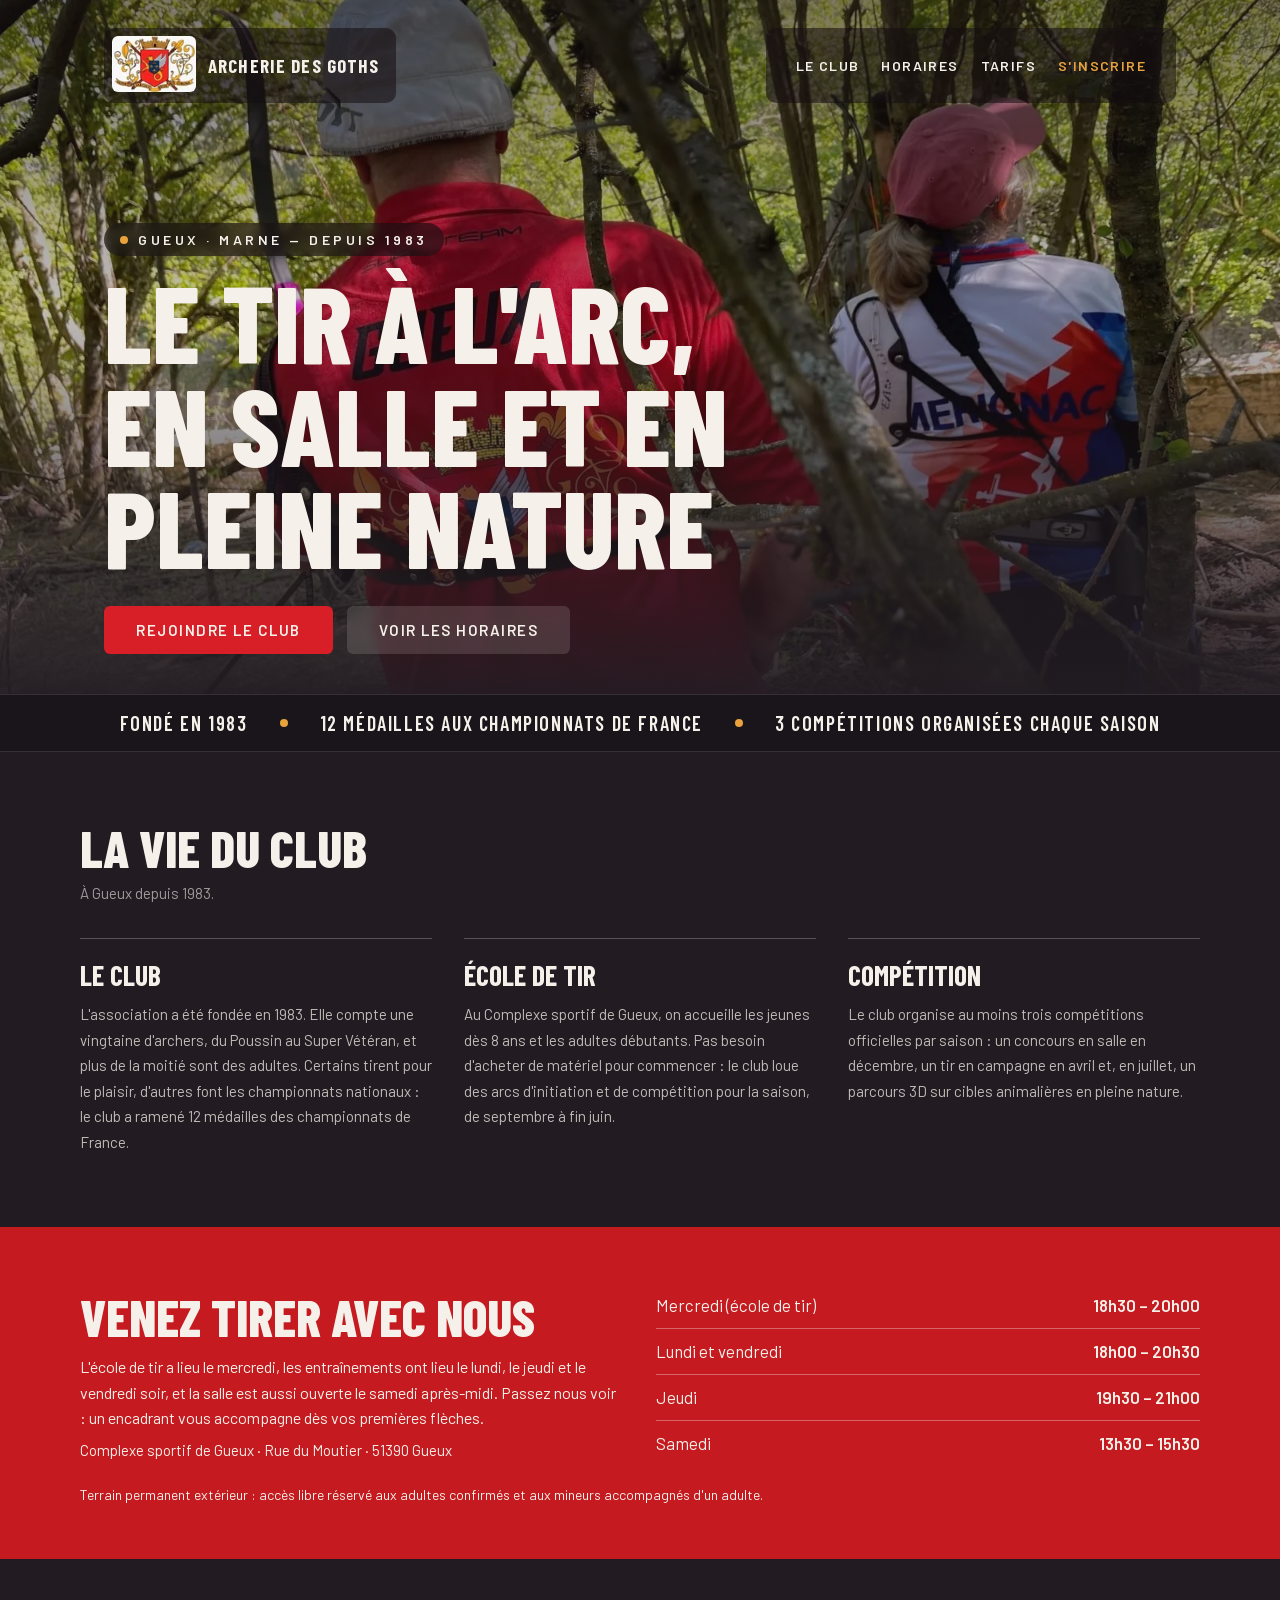
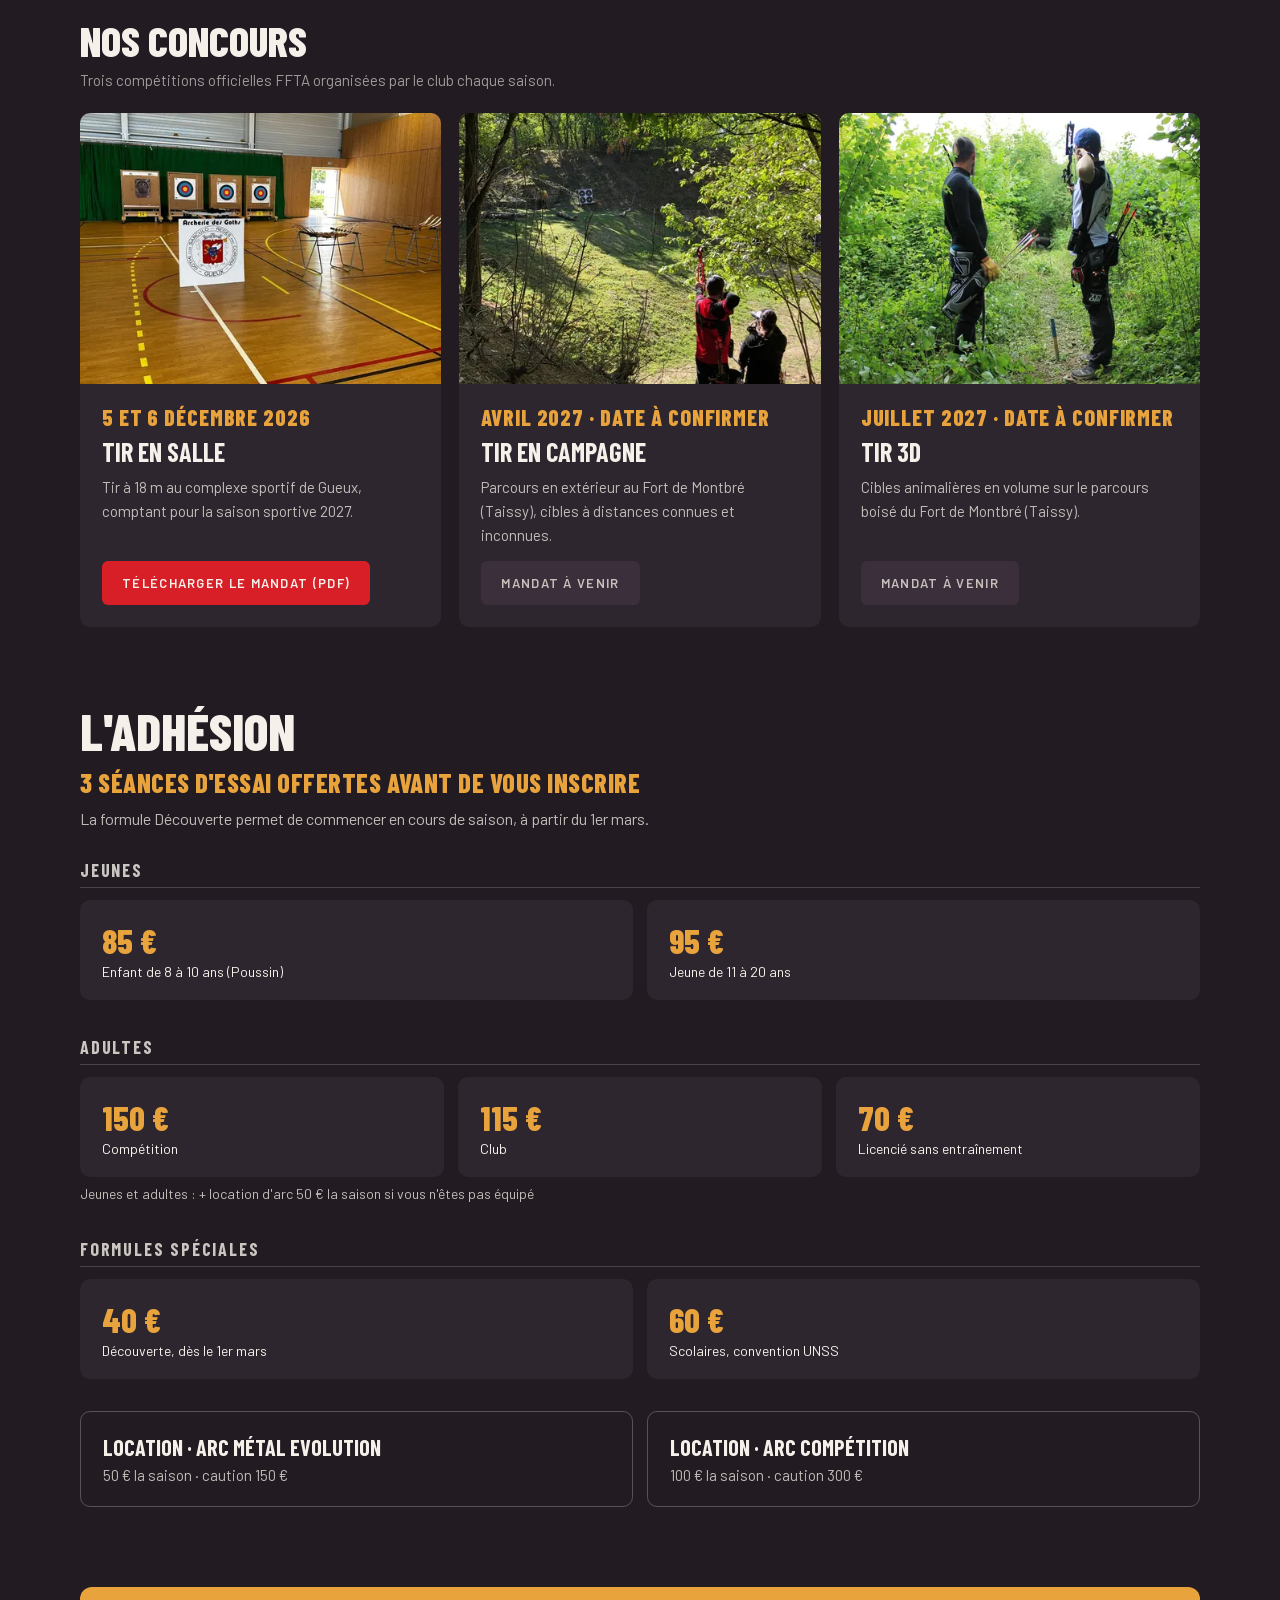
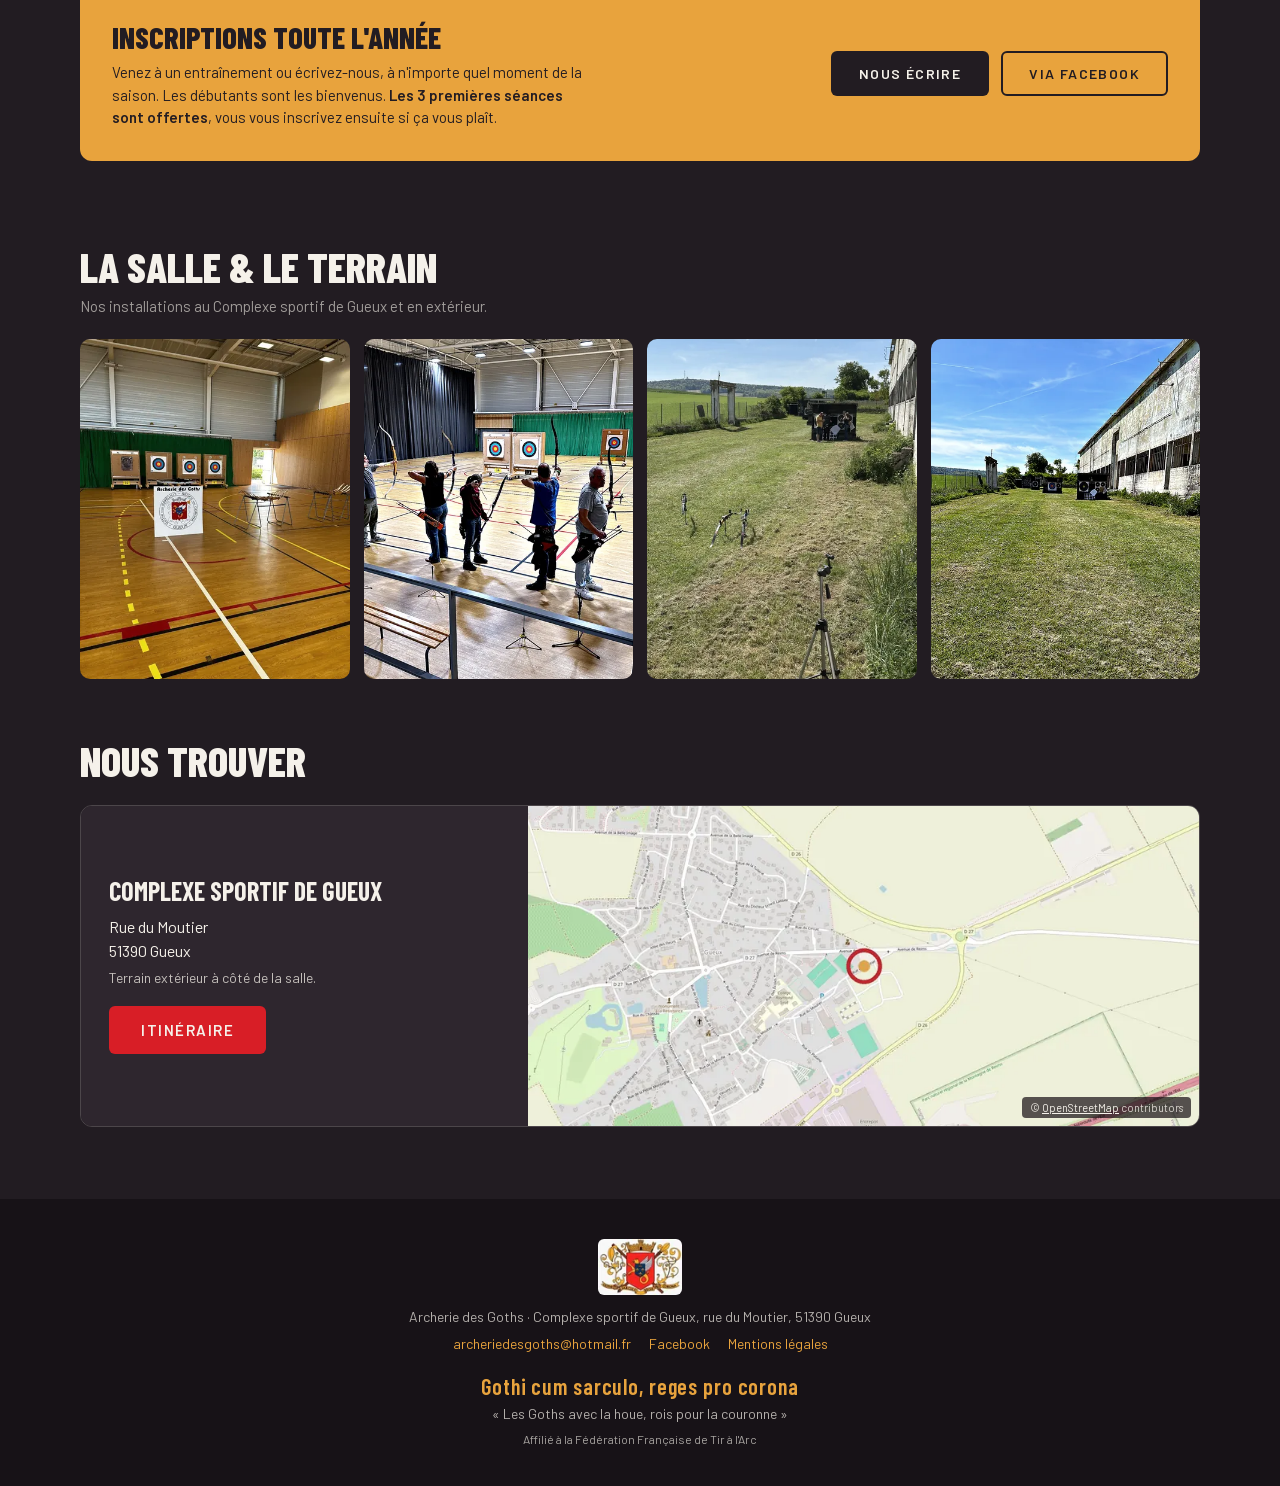
<file: index.html>
<!DOCTYPE html>
<html lang="fr">
<head>
<meta charset="utf-8">
<meta name="viewport" content="width=device-width, initial-scale=1">
<title>Archerie des Goths — Tir à l'arc à Gueux (Marne)</title>
<meta name="description" content="Club de tir à l'arc fondé en 1983 à Gueux (Marne) : école de tir dès 8 ans, compétition, tir en salle, en campagne et parcours 3D. Inscriptions toute l'année, 3 séances d'essai offertes.">
<link rel="canonical" href="https://archeriedesgoths.fr/">
<meta name="theme-color" content="#221c22">
<meta property="og:type" content="website">
<meta property="og:locale" content="fr_FR">
<meta property="og:site_name" content="Archerie des Goths">
<meta property="og:title" content="Archerie des Goths — Tir à l'arc à Gueux (Marne)">
<meta property="og:description" content="Club de tir à l'arc fondé en 1983 à Gueux (Marne) : école de tir, compétition, tir en salle, en campagne et parcours 3D. Inscriptions toute l'année, 3 séances d'essai offertes.">
<meta property="og:url" content="https://archeriedesgoths.fr/">
<meta property="og:image" content="https://archeriedesgoths.fr/assets/img/og-image.jpg">
<meta property="og:image:width" content="1200">
<meta property="og:image:height" content="630">
<meta property="og:image:alt" content="Archers en pleine nature, Archerie des Goths à Gueux">
<meta name="twitter:card" content="summary_large_image">
<meta name="twitter:title" content="Archerie des Goths — Tir à l'arc à Gueux (Marne)">
<meta name="twitter:description" content="Club de tir à l'arc à Gueux (Marne) : école de tir, compétition, salle et nature. 3 séances d'essai offertes.">
<meta name="twitter:image" content="https://archeriedesgoths.fr/assets/img/og-image.jpg">
<link rel="icon" type="image/png" href="favicon.png">
<link rel="apple-touch-icon" href="apple-touch-icon.png">
<link rel="stylesheet" href="css/style.css">
<script src="js/sticky.js" defer></script>
<script type="application/ld+json">
{
  "@context": "https://schema.org",
  "@type": "SportsClub",
  "name": "Archerie des Goths",
  "alternateName": "Archerie des Goths — Tir à l'arc à Gueux",
  "description": "Club de tir à l'arc fondé en 1983 à Gueux (Marne), affilié à la Fédération Française de Tir à l'Arc : école de tir le mercredi, entraînements compétiteurs, tir en salle, tir en campagne et parcours 3D en pleine nature.",
  "url": "https://archeriedesgoths.fr/",
  "logo": "https://archeriedesgoths.fr/assets/img/blason.jpg",
  "image": "https://archeriedesgoths.fr/assets/img/og-image.jpg",
  "email": "archeriedesgoths@hotmail.fr",
  "foundingDate": "1983",
  "sport": "Tir à l'arc",
  "sameAs": ["https://www.facebook.com/profile.php?id=61589175140767"],
  "address": {
    "@type": "PostalAddress",
    "name": "Complexe sportif de Gueux",
    "streetAddress": "Rue du Moutier",
    "postalCode": "51390",
    "addressLocality": "Gueux",
    "addressRegion": "Marne",
    "addressCountry": "FR"
  },
  "areaServed": ["Gueux", "Reims", "Marne"],
  "memberOf": {
    "@type": "SportsOrganization",
    "name": "Fédération Française de Tir à l'Arc"
  },
  "openingHoursSpecification": [
    { "@type": "OpeningHoursSpecification", "dayOfWeek": "Wednesday", "opens": "18:30", "closes": "20:00", "description": "École de tir" },
    { "@type": "OpeningHoursSpecification", "dayOfWeek": ["Monday", "Friday"], "opens": "18:00", "closes": "20:30" },
    { "@type": "OpeningHoursSpecification", "dayOfWeek": "Thursday", "opens": "19:30", "closes": "21:00" },
    { "@type": "OpeningHoursSpecification", "dayOfWeek": "Saturday", "opens": "13:30", "closes": "15:30" }
  ]
}
</script>
</head>
<body>
<a href="#main" class="skip-link">Aller au contenu</a>
<div class="topbar-sticky">
  <a href="#top" class="topbar-sticky-brand" aria-label="Archerie des Goths, retour en haut de page">
    <picture><source type="image/webp" srcset="assets/img/blason-96.webp 96w, assets/img/blason-168.webp 168w" sizes="48px"><img src="assets/img/blason.jpg" alt="" width="276" height="185"></picture>
    <span>Archerie des Goths</span>
  </a>
  <a href="#inscription" class="btn-primary btn-sm">Rejoindre le club</a>
</div>
<div class="page">
  <header class="hero" id="top">
    <div class="hero-bg">
      <picture>
        <source type="image/webp" srcset="assets/img/hero-1000.webp 1000w, assets/img/hero-1600.webp 1600w" sizes="100vw">
        <img src="assets/img/hero.jpg" alt="" width="1600" height="1200" fetchpriority="high">
      </picture>
      <div class="hero-overlay"></div>
    </div>
    <div class="topbar">
      <div class="brand">
        <picture><source type="image/webp" srcset="assets/img/blason-96.webp 96w, assets/img/blason-168.webp 168w" sizes="84px"><img src="assets/img/blason.jpg" alt="Blason de l'Archerie des Goths" width="276" height="185"></picture>
        <strong>Archerie des Goths</strong>
      </div>
      <nav class="nav" aria-label="Navigation principale">
        <ul class="nav-list">
          <li><a href="#club" class="nav-link">Le club</a></li>
          <li><a href="#horaires" class="nav-link">Horaires</a></li>
          <li><a href="#tarifs" class="nav-link">Tarifs</a></li>
          <li><a href="#inscription" class="nav-cta">S'inscrire</a></li>
        </ul>
      </nav>
    </div>
    <div class="hero-content">
      <div class="eyebrow"><span class="eyebrow-dot"></span>Gueux · Marne — depuis 1983</div>
      <h1 class="hero-title">Le tir à l'arc, en salle et en pleine nature</h1>
      <div class="hero-actions">
        <a href="#inscription" class="btn-primary">Rejoindre le club</a>
        <a href="#horaires" class="btn-ghost">Voir les horaires</a>
      </div>
    </div>
  </header>
  <main id="main">
    <div class="strip-wrap">
      <ul class="strip" aria-label="Chiffres clés du club">
        <li>Fondé en 1983</li>
        <li>12 médailles aux championnats de France</li>
        <li>3 compétitions organisées chaque saison</li>
      </ul>
    </div>
    <section id="club" class="club" aria-labelledby="club-title">
      <h2 class="section-title" id="club-title">La vie du club</h2>
      <p class="section-subtitle">À Gueux depuis 1983.</p>
      <div class="club-grid">
        <div class="club-item">
          <h3 class="club-item-title">Le club</h3>
          <p>L'association a été fondée en 1983. Elle compte une vingtaine d'archers, du Poussin au Super Vétéran, et plus de la moitié sont des adultes. Certains tirent pour le plaisir, d'autres font les championnats nationaux : le club a ramené 12 médailles des championnats de France.</p>
        </div>
        <div class="club-item">
          <h3 class="club-item-title">École de tir</h3>
          <p>Au Complexe sportif de Gueux, on accueille les jeunes dès 8 ans et les adultes débutants. Pas besoin d'acheter de matériel pour commencer : le club loue des arcs d'initiation et de compétition pour la saison, de septembre à fin juin.</p>
        </div>
        <div class="club-item">
          <h3 class="club-item-title">Compétition</h3>
          <p>Le club organise au moins trois compétitions officielles par saison : un concours en salle en décembre, un tir en campagne en avril et, en juillet, un parcours 3D sur cibles animalières en pleine nature.</p>
        </div>
      </div>
    </section>
    <section id="horaires" class="horaires" aria-labelledby="horaires-title">
      <div class="horaires-grid">
        <div>
          <h2 class="horaires-title" id="horaires-title">Venez tirer avec nous</h2>
          <p class="horaires-intro">L'école de tir a lieu le mercredi, les entraînements ont lieu le lundi, le jeudi et le vendredi soir, et la salle est aussi ouverte le samedi après-midi. Passez nous voir : un encadrant vous accompagne dès vos premières flèches.</p>
          <p class="horaires-address">Complexe sportif de Gueux · Rue du Moutier · 51390 Gueux</p>
        </div>
        <div class="horaires-list">
          <div class="horaires-row"><span>Mercredi (école de tir)</span><strong>18h30 – 20h00</strong></div>
          <div class="horaires-row"><span>Lundi et vendredi</span><strong>18h00 – 20h30</strong></div>
          <div class="horaires-row"><span>Jeudi</span><strong>19h30 – 21h00</strong></div>
          <div class="horaires-row"><span>Samedi</span><strong>13h30 – 15h30</strong></div>
        </div>
      </div>
      <p class="horaires-note">Terrain permanent extérieur : accès libre réservé aux adultes confirmés et aux mineurs accompagnés d'un adulte.</p>
    </section>
    <section id="concours" class="concours" aria-labelledby="concours-title">
      <h2 class="section-title-sm" id="concours-title">Nos concours</h2>
      <p class="concours-subtitle">Trois compétitions officielles FFTA organisées par le club chaque saison.</p>
      <!-- Mandat publié : remplacer le <span class="btn-disabled"> par
           <a href="assets/docs/mandat-xxx.pdf" class="btn-primary btn-sm" download>Télécharger le mandat (PDF)</a> -->
      <ul class="concours-grid">
        <li class="concours-card">
          <picture><source type="image/webp" srcset="assets/img/salle-450.webp 450w, assets/img/salle-900.webp 900w" sizes="(max-width: 640px) 100vw, 360px"><img src="assets/img/salle.jpg" alt="" width="1200" height="1600" loading="lazy"></picture>
          <div class="concours-body">
            <p class="concours-date">5 et 6 décembre 2026</p>
            <h3 class="concours-name">Tir en salle</h3>
            <p class="concours-desc">Tir à 18 m au complexe sportif de Gueux, comptant pour la saison sportive 2027.</p>
            <a href="assets/docs/mandat-salle-2026.pdf" class="btn-primary btn-sm" download>Télécharger le mandat (PDF)</a>
          </div>
        </li>
        <li class="concours-card">
          <picture><source type="image/webp" srcset="assets/img/parcours-nature-450.webp 450w, assets/img/parcours-nature-900.webp 900w" sizes="(max-width: 640px) 100vw, 360px"><img src="assets/img/parcours-nature.jpg" alt="" width="1200" height="1600" loading="lazy"></picture>
          <div class="concours-body">
            <p class="concours-date">Avril 2027 · date à confirmer</p>
            <h3 class="concours-name">Tir en campagne</h3>
            <p class="concours-desc">Parcours en extérieur au Fort de Montbré (Taissy), cibles à distances connues et inconnues.</p>
            <span class="btn-disabled btn-sm">Mandat à venir</span>
          </div>
        </li>
        <li class="concours-card">
          <picture><source type="image/webp" srcset="assets/img/concours-3d-450.webp 450w, assets/img/concours-3d-900.webp 900w" sizes="(max-width: 640px) 100vw, 360px"><img src="assets/img/concours-3d.jpg" alt="" style="object-position: 50% 40%" width="1200" height="1600" loading="lazy"></picture>
          <div class="concours-body">
            <p class="concours-date">Juillet 2027 · date à confirmer</p>
            <h3 class="concours-name">Tir 3D</h3>
            <p class="concours-desc">Cibles animalières en volume sur le parcours boisé du Fort de Montbré (Taissy).</p>
            <span class="btn-disabled btn-sm">Mandat à venir</span>
          </div>
        </li>
      </ul>
    </section>
    <section id="tarifs" class="tarifs" aria-labelledby="tarifs-title">
      <h2 class="section-title" id="tarifs-title">L'adhésion</h2>
      <p class="tarifs-lead">3 séances d'essai offertes avant de vous inscrire</p>
      <p class="tarifs-intro">La formule Découverte permet de commencer en cours de saison, à partir du 1er mars.</p>
      <div class="tarifs-group">
        <h3 class="tarifs-group-title">Jeunes</h3>
        <ul class="tarifs-grid">
          <li class="tarif"><div class="tarif-price">85 €</div><div class="tarif-label">Enfant de 8 à 10 ans (Poussin)</div></li>
          <li class="tarif"><div class="tarif-price">95 €</div><div class="tarif-label">Jeune de 11 à 20 ans</div></li>
        </ul>
      </div>
      <div class="tarifs-group">
        <h3 class="tarifs-group-title">Adultes</h3>
        <ul class="tarifs-grid">
          <li class="tarif"><div class="tarif-price">150 €</div><div class="tarif-label">Compétition</div></li>
          <li class="tarif"><div class="tarif-price">115 €</div><div class="tarif-label">Club</div></li>
          <li class="tarif"><div class="tarif-price">70 €</div><div class="tarif-label">Licencié sans entraînement</div></li>
        </ul>
        <p class="tarifs-group-note">Jeunes et adultes : + location d'arc 50 € la saison si vous n'êtes pas équipé</p>
      </div>
      <div class="tarifs-group">
        <h3 class="tarifs-group-title">Formules spéciales</h3>
        <ul class="tarifs-grid">
          <li class="tarif"><div class="tarif-price">40 €</div><div class="tarif-label">Découverte, dès le 1er mars</div></li>
          <li class="tarif"><div class="tarif-price">60 €</div><div class="tarif-label">Scolaires, convention UNSS</div></li>
        </ul>
      </div>
      <div class="location-grid">
        <div class="location"><h3 class="location-title">Location · Arc métal Evolution</h3><div class="location-detail">50 € la saison · caution 150 €</div></div>
        <div class="location"><h3 class="location-title">Location · Arc compétition</h3><div class="location-detail">100 € la saison · caution 300 €</div></div>
      </div>
    </section>
    <section id="inscription" class="inscription" aria-labelledby="inscription-title">
      <div class="inscription-card">
        <div>
          <h2 class="inscription-title" id="inscription-title">Inscriptions toute l'année</h2>
          <p>Venez à un entraînement ou écrivez-nous, à n'importe quel moment de la saison. Les débutants sont les bienvenus. <strong>Les 3 premières séances sont offertes</strong>, vous vous inscrivez ensuite si ça vous plaît.</p>
        </div>
        <div class="inscription-actions">
          <a href="mailto:archeriedesgoths@hotmail.fr" class="btn-dark">Nous écrire</a>
          <a href="https://www.facebook.com/profile.php?id=61589175140767" class="btn-ghost-dark" target="_blank" rel="noopener">Via Facebook<span class="sr-only"> (ouvre un nouvel onglet)</span></a>
        </div>
      </div>
    </section>
    <section id="galerie" class="galerie" aria-labelledby="galerie-title">
      <h2 class="section-title-sm" id="galerie-title">La salle &amp; le terrain</h2>
      <p class="galerie-subtitle">Nos installations au Complexe sportif de Gueux et en extérieur.</p>
      <div class="galerie-grid">
        <div class="galerie-item"><picture><source type="image/webp" srcset="assets/img/salle-450.webp 450w, assets/img/salle-900.webp 900w" sizes="(max-width: 640px) 50vw, (max-width: 1120px) 33vw, 260px"><img src="assets/img/salle.jpg" alt="la salle" width="1200" height="1600" loading="lazy"></picture></div>
        <div class="galerie-item"><picture><source type="image/webp" srcset="assets/img/salle-tir-450.webp 450w, assets/img/salle-tir-900.webp 900w" sizes="(max-width: 640px) 50vw, (max-width: 1120px) 33vw, 260px"><img src="assets/img/salle-tir.jpg" alt="des archers au pas de tir dans la salle" width="1200" height="1600" loading="lazy"></picture></div>
        <div class="galerie-item"><picture><source type="image/webp" srcset="assets/img/terrain-450.webp 450w, assets/img/terrain-900.webp 900w" sizes="(max-width: 640px) 50vw, (max-width: 1120px) 33vw, 260px"><img src="assets/img/terrain.jpg" alt="le terrain extérieur" width="1200" height="1600" loading="lazy"></picture></div>
        <div class="galerie-item"><picture><source type="image/webp" srcset="assets/img/terrain-tir-450.webp 450w, assets/img/terrain-tir-900.webp 900w" sizes="(max-width: 640px) 50vw, (max-width: 1120px) 33vw, 260px"><img src="assets/img/terrain-tir.jpg" alt="les cibles du terrain extérieur" width="1200" height="1600" loading="lazy"></picture></div>
      </div>
    </section>
    <section class="carte" aria-labelledby="carte-title">
      <h2 class="carte-title" id="carte-title">Nous trouver</h2>
      <div class="carte-box">
        <div class="carte-panel">
          <h3 class="carte-panel-title">Complexe sportif de Gueux</h3>
          <p class="carte-address">Rue du Moutier<br>51390 Gueux</p>
          <p class="carte-note">Terrain extérieur à côté de la salle.</p>
          <a href="https://www.google.com/maps/dir/?api=1&amp;destination=Complexe+sportif,+Rue+du+Moutier,+51390+Gueux" class="btn-primary" target="_blank" rel="noopener">Itinéraire<span class="sr-only"> (ouvre un nouvel onglet)</span></a>
        </div>
        <div class="carte-map">
          <a href="https://www.google.com/maps/dir/?api=1&amp;destination=Complexe+sportif,+Rue+du+Moutier,+51390+Gueux" target="_blank" rel="noopener">
            <picture>
              <source type="image/webp" srcset="assets/img/plan-gueux-1120.webp 1120w, assets/img/plan-gueux.webp 2240w" sizes="(max-width: 760px) 100vw, 60vw">
              <img src="assets/img/plan-gueux.jpg" alt="Plan : complexe sportif de Gueux, rue du Moutier (ouvre l'itinéraire dans un nouvel onglet)" width="1120" height="400" loading="lazy">
            </picture>
          </a>
          <small class="carte-credit">© <a href="https://www.openstreetmap.org/copyright" target="_blank" rel="noopener">OpenStreetMap<span class="sr-only"> (ouvre un nouvel onglet)</span></a> contributors</small>
        </div>
      </div>
    </section>
  </main>
  <footer class="footer">
    <div class="footer-inner">
      <picture><source type="image/webp" srcset="assets/img/blason-96.webp 96w, assets/img/blason-168.webp 168w" sizes="84px"><img src="assets/img/blason.jpg" alt="Blason de l'Archerie des Goths" width="276" height="185"></picture>
      <div class="footer-address">Archerie des Goths · Complexe sportif de Gueux, rue du Moutier, 51390 Gueux</div>
      <div class="footer-links"><a href="mailto:archeriedesgoths@hotmail.fr">archeriedesgoths@hotmail.fr</a><a href="https://www.facebook.com/profile.php?id=61589175140767" target="_blank" rel="noopener">Facebook<span class="sr-only"> (ouvre un nouvel onglet)</span></a><a href="mentions-legales.html">Mentions légales</a></div>
      <p class="footer-motto"><em lang="la">Gothi cum sarculo, reges pro corona</em></p>
      <p class="footer-motto-fr">« Les Goths avec la houe, rois pour la couronne »</p>
      <div class="footer-legal">Affilié à la Fédération Française de Tir à l'Arc</div>
    </div>
  </footer>
</div>
</body>
</html>
</file>
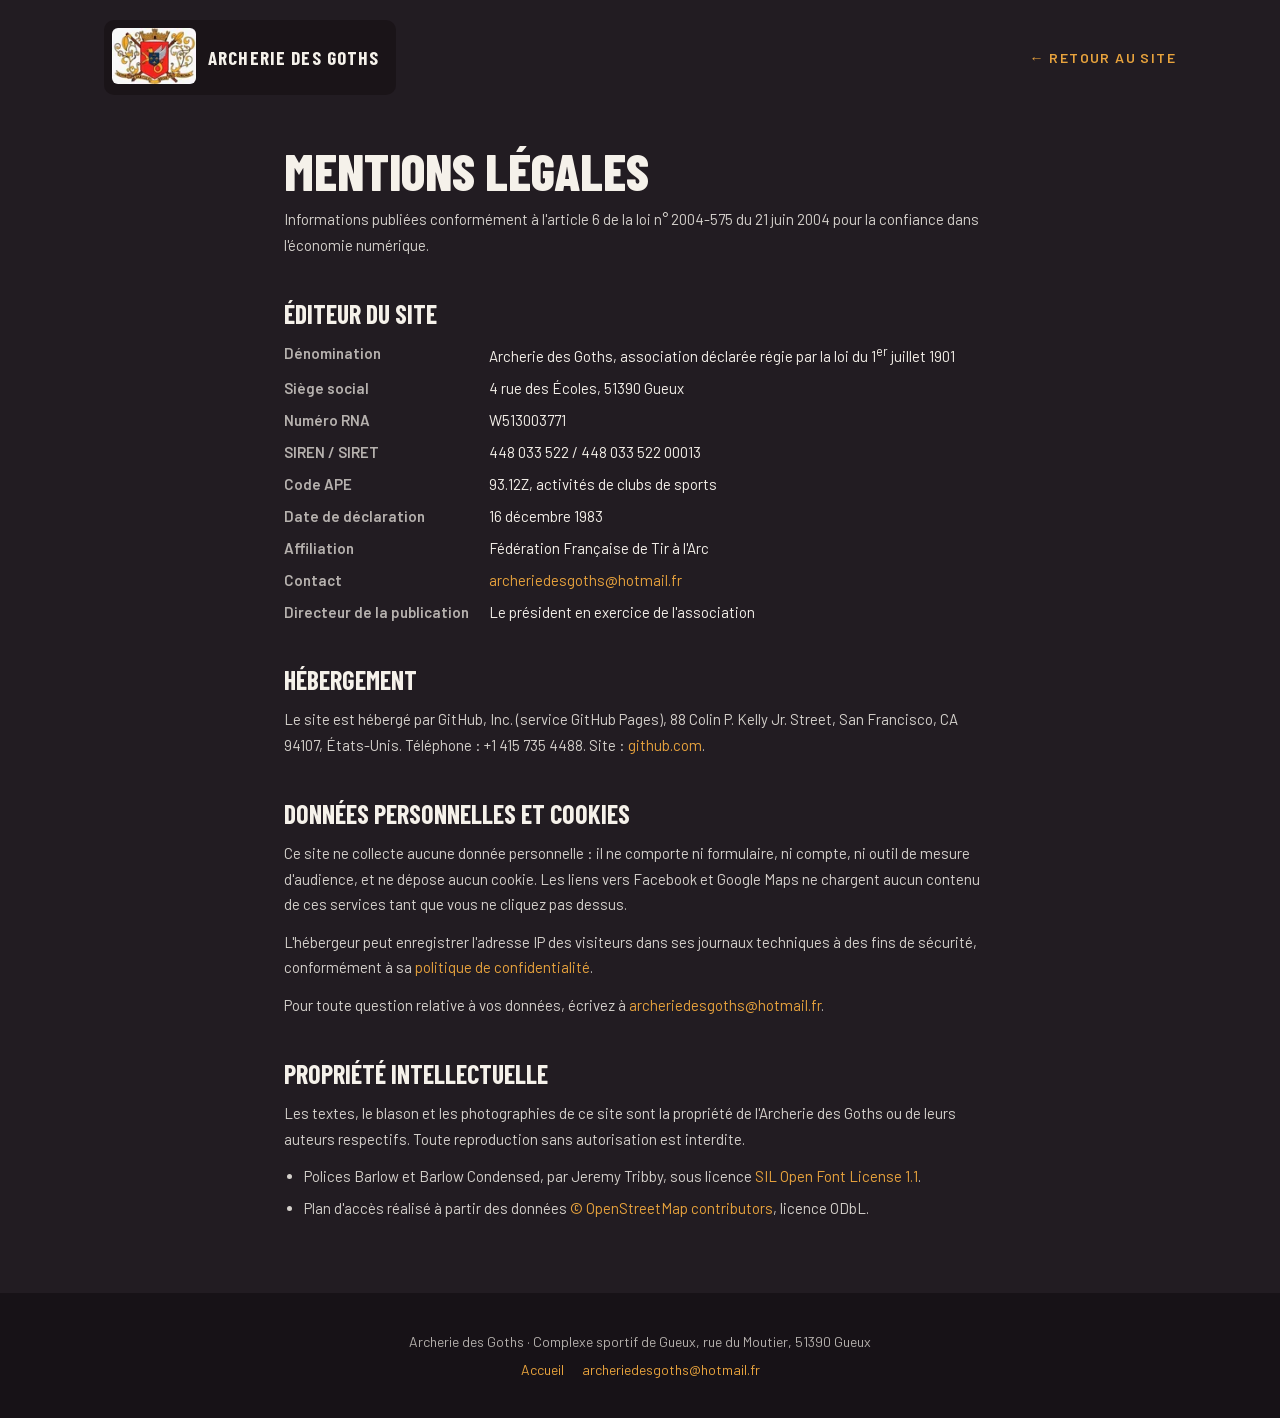
<file: mentions-legales.html>
<!DOCTYPE html>
<html lang="fr">
<head>
<meta charset="utf-8">
<meta name="viewport" content="width=device-width, initial-scale=1">
<title>Mentions légales — Archerie des Goths</title>
<meta name="description" content="Mentions légales, hébergement, propriété intellectuelle et données personnelles du site de l'Archerie des Goths, club de tir à l'arc de Gueux (Marne).">
<link rel="canonical" href="https://archeriedesgoths.fr/mentions-legales.html">
<meta name="theme-color" content="#221c22">
<meta name="robots" content="noindex, follow">
<link rel="icon" type="image/png" href="favicon.png">
<link rel="apple-touch-icon" href="apple-touch-icon.png">
<link rel="stylesheet" href="css/style.css">
</head>
<body class="page-legal">
<a class="skip-link" href="#main">Aller au contenu</a>
<header class="legal-header">
  <a href="index.html" class="brand brand-link">
    <picture>
      <source type="image/webp" srcset="assets/img/blason-96.webp 96w, assets/img/blason-168.webp 168w" sizes="69px">
      <img src="assets/img/blason.jpg" alt="Blason de l'Archerie des Goths" width="276" height="185">
    </picture>
    <strong>Archerie des Goths</strong>
  </a>
  <a href="index.html" class="legal-back">← Retour au site</a>
</header>
<main id="main" class="legal">
  <h1 class="section-title">Mentions légales</h1>
  <p class="section-subtitle">Informations publiées conformément à l'article 6 de la loi n° 2004-575 du 21 juin 2004 pour la confiance dans l'économie numérique.</p>

  <section aria-labelledby="editeur">
    <h2 id="editeur">Éditeur du site</h2>
    <dl class="legal-list">
      <dt>Dénomination</dt><dd>Archerie des Goths, association déclarée régie par la loi du 1<sup>er</sup> juillet 1901</dd>
      <dt>Siège social</dt><dd>4 rue des Écoles, 51390 Gueux</dd>
      <dt>Numéro RNA</dt><dd>W513003771</dd>
      <dt>SIREN / SIRET</dt><dd>448 033 522 / 448 033 522 00013</dd>
      <dt>Code APE</dt><dd>93.12Z, activités de clubs de sports</dd>
      <dt>Date de déclaration</dt><dd>16 décembre 1983</dd>
      <dt>Affiliation</dt><dd>Fédération Française de Tir à l'Arc</dd>
      <dt>Contact</dt><dd><a href="mailto:archeriedesgoths@hotmail.fr">archeriedesgoths@hotmail.fr</a></dd>
      <dt>Directeur de la publication</dt><dd>Le président en exercice de l'association</dd>
    </dl>
  </section>

  <section aria-labelledby="hebergeur">
    <h2 id="hebergeur">Hébergement</h2>
    <p>Le site est hébergé par GitHub, Inc. (service GitHub Pages), 88 Colin P. Kelly Jr. Street, San Francisco, CA 94107, États-Unis. Téléphone : +1 415 735 4488. Site : <a href="https://github.com" target="_blank" rel="noopener">github.com<span class="sr-only"> (ouvre un nouvel onglet)</span></a>.</p>
  </section>

  <section aria-labelledby="donnees">
    <h2 id="donnees">Données personnelles et cookies</h2>
    <p>Ce site ne collecte aucune donnée personnelle : il ne comporte ni formulaire, ni compte, ni outil de mesure d'audience, et ne dépose aucun cookie. Les liens vers Facebook et Google Maps ne chargent aucun contenu de ces services tant que vous ne cliquez pas dessus.</p>
    <p>L'hébergeur peut enregistrer l'adresse IP des visiteurs dans ses journaux techniques à des fins de sécurité, conformément à sa <a href="https://docs.github.com/site-policy/privacy-policies/github-general-privacy-statement" target="_blank" rel="noopener">politique de confidentialité<span class="sr-only"> (ouvre un nouvel onglet)</span></a>.</p>
    <p>Pour toute question relative à vos données, écrivez à <a href="mailto:archeriedesgoths@hotmail.fr">archeriedesgoths@hotmail.fr</a>.</p>
  </section>

  <section aria-labelledby="propriete">
    <h2 id="propriete">Propriété intellectuelle</h2>
    <p>Les textes, le blason et les photographies de ce site sont la propriété de l'Archerie des Goths ou de leurs auteurs respectifs. Toute reproduction sans autorisation est interdite.</p>
    <ul class="legal-credits">
      <li>Polices Barlow et Barlow Condensed, par Jeremy Tribby, sous licence <a href="https://openfontlicense.org" target="_blank" rel="noopener">SIL Open Font License 1.1<span class="sr-only"> (ouvre un nouvel onglet)</span></a>.</li>
      <li>Plan d'accès réalisé à partir des données <a href="https://www.openstreetmap.org/copyright" target="_blank" rel="noopener">© OpenStreetMap contributors<span class="sr-only"> (ouvre un nouvel onglet)</span></a>, licence ODbL.</li>
    </ul>
  </section>
</main>
<footer class="footer">
  <div class="footer-inner">
    <div class="footer-address">Archerie des Goths · Complexe sportif de Gueux, rue du Moutier, 51390 Gueux</div>
    <div class="footer-links"><a href="index.html">Accueil</a><a href="mailto:archeriedesgoths@hotmail.fr">archeriedesgoths@hotmail.fr</a></div>
  </div>
</footer>
</body>
</html>
</file>
<file: css/style.css>
/* Archerie des Goths — feuille de style
   Base : port du design Claude Design (branche main). Branche design-review : s'écarte volontairement
   du bundle d'origine sur le contraste, les cibles tactiles 44 px, le focus clavier, reduced-motion,
   les images WebP/<picture>, le regroupement des tarifs, la barre collante (JS), le plan OpenStreetMap
   et la galerie 2 colonnes mobile. */

:root {
  --bg: #221c22;
  --bg-card: #2e262e;
  --bg-card-hover: #3a2f3a;
  --bg-footer: #171217;
  --text: #f5f1ea;
  --red: #d81e26;
  --red-deep: #c41a20;
  --strip-bg: #1a151a;
  --h2-lg: clamp(32px, 5vw, 52px);
  --h2-sm: clamp(28px, 4vw, 42px);
  --red-hover: #e8322b;
  --amber: #e8a33d;
}

/* ---- Polices (Google Fonts embarquées) ---- */
/* Barlow 400 vietnamese */
@font-face {
  font-family: 'Barlow';
  font-style: normal;
  font-weight: 400;
  font-display: swap;
  src: url("../assets/fonts/barlow-400-vietnamese.woff2") format('woff2');
  unicode-range: U+0102-0103, U+0110-0111, U+0128-0129, U+0168-0169, U+01A0-01A1, U+01AF-01B0, U+0300-0301, U+0303-0304, U+0308-0309, U+0323, U+0329, U+1EA0-1EF9, U+20AB;
}
/* Barlow 400 latin-ext */
@font-face {
  font-family: 'Barlow';
  font-style: normal;
  font-weight: 400;
  font-display: swap;
  src: url("../assets/fonts/barlow-400-latin-ext.woff2") format('woff2');
  unicode-range: U+0100-02BA, U+02BD-02C5, U+02C7-02CC, U+02CE-02D7, U+02DD-02FF, U+0304, U+0308, U+0329, U+1D00-1DBF, U+1E00-1E9F, U+1EF2-1EFF, U+2020, U+20A0-20AB, U+20AD-20C0, U+2113, U+2C60-2C7F, U+A720-A7FF;
}
/* Barlow 400 latin */
@font-face {
  font-family: 'Barlow';
  font-style: normal;
  font-weight: 400;
  font-display: swap;
  src: url("../assets/fonts/barlow-400-latin.woff2") format('woff2');
  unicode-range: U+0000-00FF, U+0131, U+0152-0153, U+02BB-02BC, U+02C6, U+02DA, U+02DC, U+0304, U+0308, U+0329, U+2000-206F, U+20AC, U+2122, U+2191, U+2193, U+2212, U+2215, U+FEFF, U+FFFD;
}
/* Barlow 500 vietnamese */
@font-face {
  font-family: 'Barlow';
  font-style: normal;
  font-weight: 500;
  font-display: swap;
  src: url("../assets/fonts/barlow-500-vietnamese.woff2") format('woff2');
  unicode-range: U+0102-0103, U+0110-0111, U+0128-0129, U+0168-0169, U+01A0-01A1, U+01AF-01B0, U+0300-0301, U+0303-0304, U+0308-0309, U+0323, U+0329, U+1EA0-1EF9, U+20AB;
}
/* Barlow 500 latin-ext */
@font-face {
  font-family: 'Barlow';
  font-style: normal;
  font-weight: 500;
  font-display: swap;
  src: url("../assets/fonts/barlow-500-latin-ext.woff2") format('woff2');
  unicode-range: U+0100-02BA, U+02BD-02C5, U+02C7-02CC, U+02CE-02D7, U+02DD-02FF, U+0304, U+0308, U+0329, U+1D00-1DBF, U+1E00-1E9F, U+1EF2-1EFF, U+2020, U+20A0-20AB, U+20AD-20C0, U+2113, U+2C60-2C7F, U+A720-A7FF;
}
/* Barlow 500 latin */
@font-face {
  font-family: 'Barlow';
  font-style: normal;
  font-weight: 500;
  font-display: swap;
  src: url("../assets/fonts/barlow-500-latin.woff2") format('woff2');
  unicode-range: U+0000-00FF, U+0131, U+0152-0153, U+02BB-02BC, U+02C6, U+02DA, U+02DC, U+0304, U+0308, U+0329, U+2000-206F, U+20AC, U+2122, U+2191, U+2193, U+2212, U+2215, U+FEFF, U+FFFD;
}
/* Barlow 600 vietnamese */
@font-face {
  font-family: 'Barlow';
  font-style: normal;
  font-weight: 600;
  font-display: swap;
  src: url("../assets/fonts/barlow-600-vietnamese.woff2") format('woff2');
  unicode-range: U+0102-0103, U+0110-0111, U+0128-0129, U+0168-0169, U+01A0-01A1, U+01AF-01B0, U+0300-0301, U+0303-0304, U+0308-0309, U+0323, U+0329, U+1EA0-1EF9, U+20AB;
}
/* Barlow 600 latin-ext */
@font-face {
  font-family: 'Barlow';
  font-style: normal;
  font-weight: 600;
  font-display: swap;
  src: url("../assets/fonts/barlow-600-latin-ext.woff2") format('woff2');
  unicode-range: U+0100-02BA, U+02BD-02C5, U+02C7-02CC, U+02CE-02D7, U+02DD-02FF, U+0304, U+0308, U+0329, U+1D00-1DBF, U+1E00-1E9F, U+1EF2-1EFF, U+2020, U+20A0-20AB, U+20AD-20C0, U+2113, U+2C60-2C7F, U+A720-A7FF;
}
/* Barlow 600 latin */
@font-face {
  font-family: 'Barlow';
  font-style: normal;
  font-weight: 600;
  font-display: swap;
  src: url("../assets/fonts/barlow-600-latin.woff2") format('woff2');
  unicode-range: U+0000-00FF, U+0131, U+0152-0153, U+02BB-02BC, U+02C6, U+02DA, U+02DC, U+0304, U+0308, U+0329, U+2000-206F, U+20AC, U+2122, U+2191, U+2193, U+2212, U+2215, U+FEFF, U+FFFD;
}
/* Barlow Condensed 600 vietnamese */
@font-face {
  font-family: 'Barlow Condensed';
  font-style: normal;
  font-weight: 600;
  font-display: swap;
  src: url("../assets/fonts/barlow-condensed-600-vietnamese.woff2") format('woff2');
  unicode-range: U+0102-0103, U+0110-0111, U+0128-0129, U+0168-0169, U+01A0-01A1, U+01AF-01B0, U+0300-0301, U+0303-0304, U+0308-0309, U+0323, U+0329, U+1EA0-1EF9, U+20AB;
}
/* Barlow Condensed 600 latin-ext */
@font-face {
  font-family: 'Barlow Condensed';
  font-style: normal;
  font-weight: 600;
  font-display: swap;
  src: url("../assets/fonts/barlow-condensed-600-latin-ext.woff2") format('woff2');
  unicode-range: U+0100-02BA, U+02BD-02C5, U+02C7-02CC, U+02CE-02D7, U+02DD-02FF, U+0304, U+0308, U+0329, U+1D00-1DBF, U+1E00-1E9F, U+1EF2-1EFF, U+2020, U+20A0-20AB, U+20AD-20C0, U+2113, U+2C60-2C7F, U+A720-A7FF;
}
/* Barlow Condensed 600 latin */
@font-face {
  font-family: 'Barlow Condensed';
  font-style: normal;
  font-weight: 600;
  font-display: swap;
  src: url("../assets/fonts/barlow-condensed-600-latin.woff2") format('woff2');
  unicode-range: U+0000-00FF, U+0131, U+0152-0153, U+02BB-02BC, U+02C6, U+02DA, U+02DC, U+0304, U+0308, U+0329, U+2000-206F, U+20AC, U+2122, U+2191, U+2193, U+2212, U+2215, U+FEFF, U+FFFD;
}
/* Barlow Condensed 700 vietnamese */
@font-face {
  font-family: 'Barlow Condensed';
  font-style: normal;
  font-weight: 700;
  font-display: swap;
  src: url("../assets/fonts/barlow-condensed-700-vietnamese.woff2") format('woff2');
  unicode-range: U+0102-0103, U+0110-0111, U+0128-0129, U+0168-0169, U+01A0-01A1, U+01AF-01B0, U+0300-0301, U+0303-0304, U+0308-0309, U+0323, U+0329, U+1EA0-1EF9, U+20AB;
}
/* Barlow Condensed 700 latin-ext */
@font-face {
  font-family: 'Barlow Condensed';
  font-style: normal;
  font-weight: 700;
  font-display: swap;
  src: url("../assets/fonts/barlow-condensed-700-latin-ext.woff2") format('woff2');
  unicode-range: U+0100-02BA, U+02BD-02C5, U+02C7-02CC, U+02CE-02D7, U+02DD-02FF, U+0304, U+0308, U+0329, U+1D00-1DBF, U+1E00-1E9F, U+1EF2-1EFF, U+2020, U+20A0-20AB, U+20AD-20C0, U+2113, U+2C60-2C7F, U+A720-A7FF;
}
/* Barlow Condensed 700 latin */
@font-face {
  font-family: 'Barlow Condensed';
  font-style: normal;
  font-weight: 700;
  font-display: swap;
  src: url("../assets/fonts/barlow-condensed-700-latin.woff2") format('woff2');
  unicode-range: U+0000-00FF, U+0131, U+0152-0153, U+02BB-02BC, U+02C6, U+02DA, U+02DC, U+0304, U+0308, U+0329, U+2000-206F, U+20AC, U+2122, U+2191, U+2193, U+2212, U+2215, U+FEFF, U+FFFD;
}
/* Barlow Condensed 800 vietnamese */
@font-face {
  font-family: 'Barlow Condensed';
  font-style: normal;
  font-weight: 800;
  font-display: swap;
  src: url("../assets/fonts/barlow-condensed-800-vietnamese.woff2") format('woff2');
  unicode-range: U+0102-0103, U+0110-0111, U+0128-0129, U+0168-0169, U+01A0-01A1, U+01AF-01B0, U+0300-0301, U+0303-0304, U+0308-0309, U+0323, U+0329, U+1EA0-1EF9, U+20AB;
}
/* Barlow Condensed 800 latin-ext */
@font-face {
  font-family: 'Barlow Condensed';
  font-style: normal;
  font-weight: 800;
  font-display: swap;
  src: url("../assets/fonts/barlow-condensed-800-latin-ext.woff2") format('woff2');
  unicode-range: U+0100-02BA, U+02BD-02C5, U+02C7-02CC, U+02CE-02D7, U+02DD-02FF, U+0304, U+0308, U+0329, U+1D00-1DBF, U+1E00-1E9F, U+1EF2-1EFF, U+2020, U+20A0-20AB, U+20AD-20C0, U+2113, U+2C60-2C7F, U+A720-A7FF;
}
/* Barlow Condensed 800 latin */
@font-face {
  font-family: 'Barlow Condensed';
  font-style: normal;
  font-weight: 800;
  font-display: swap;
  src: url("../assets/fonts/barlow-condensed-800-latin.woff2") format('woff2');
  unicode-range: U+0000-00FF, U+0131, U+0152-0153, U+02BB-02BC, U+02C6, U+02DA, U+02DC, U+0304, U+0308, U+0329, U+2000-206F, U+20AC, U+2122, U+2191, U+2193, U+2212, U+2215, U+FEFF, U+FFFD;
}

/* ---- Global (ex-<helmet>) ---- */
html { scroll-behavior: smooth; scroll-padding-top: 64px; }
html, body { margin: 0; padding: 0; background: var(--bg); }
body { font-family: Barlow, sans-serif; color: var(--text); }
a { color: var(--amber); text-decoration: none; }
a:hover { color: var(--text); text-decoration: underline; }

/* Focus clavier visible partout (jamais d'outline: none sans remplacement) */
:focus-visible { outline: 2px solid var(--amber); outline-offset: 3px; }
.btn-primary:focus-visible, .btn-dark:focus-visible, .btn-ghost:focus-visible { outline-color: var(--text); }
.skip-link { position: absolute; left: 16px; top: -100px; z-index: 100; background: var(--amber); color: var(--bg); font-weight: 700; padding: 10px 16px; border-radius: 6px; text-decoration: none; }
.skip-link:focus { top: 16px; }
.skip-link:focus-visible { outline-color: var(--text); }

.page { min-width: 0; }
#top { scroll-margin-top: 0; }

/* ---- Header / hero ---- */
.hero { position: relative; min-height: 640px; display: flex; flex-direction: column; }
.hero-bg { position: absolute; inset: 0; }
.hero-bg img { width: 100%; height: 100%; object-fit: cover; display: block; }
.hero-overlay { position: absolute; inset: 0; background: linear-gradient(180deg, rgba(20,14,18,0.55) 0%, rgba(20,14,18,0.25) 45%, rgba(34,28,34,0.97) 100%); pointer-events: none; }

.topbar { position: relative; max-width: 1120px; width: 100%; margin: 0 auto; padding: 28px 24px 0; box-sizing: border-box; display: flex; align-items: stretch; justify-content: space-between; gap: 16px; flex-wrap: wrap; pointer-events: none; }
.brand { display: flex; align-items: center; gap: 12px; background: rgba(20,14,18,0.55); padding: 8px 16px 8px 8px; border-radius: 10px; }
.brand img { height: 56px; width: auto; border-radius: 6px; }
.brand strong { font-family: 'Barlow Condensed', sans-serif; font-size: 19px; letter-spacing: 0.06em; text-transform: uppercase; }

.nav { display: flex; align-items: center; font-weight: 600; font-size: 14px; text-transform: uppercase; letter-spacing: 0.1em; background: rgba(20,14,18,0.55); padding: clamp(12px, 2.5vw, 20px) clamp(16px, 3vw, 30px); border-radius: 10px; pointer-events: auto; }
.nav-list { list-style: none; margin: 0; padding: 0; display: flex; gap: 10px 22px; flex-wrap: wrap; align-items: center; }
.nav-list li { display: flex; }
.nav-link, .nav-cta { display: inline-flex; align-items: center; min-height: 44px; margin: -13px 0; }
.nav-link { color: var(--text); text-underline-offset: 8px; transition: color 0.2s ease; }
.nav-link:hover { text-decoration: underline; text-decoration-color: var(--amber); text-decoration-thickness: 2px; color: var(--amber); }
.nav-cta { color: var(--amber); text-underline-offset: 8px; }
.nav-cta:hover { color: var(--amber); text-decoration: underline; text-decoration-color: var(--amber); text-decoration-thickness: 2px; }

.hero-content { position: relative; max-width: 1120px; width: 100%; margin: auto auto 0; padding: clamp(48px, 12vw, 120px) 24px 40px; box-sizing: border-box; pointer-events: none; }
.eyebrow { color: var(--text); background: rgba(20,14,18,0.6); backdrop-filter: blur(6px); display: inline-flex; align-items: center; gap: 10px; padding: 8px 16px; border-radius: 999px; font-weight: 700; letter-spacing: 0.25em; text-transform: uppercase; font-size: 14px; margin-bottom: 14px; }
.eyebrow-dot { width: 8px; height: 8px; border-radius: 50%; background: var(--amber); }
.hero-title { font-family: 'Barlow Condensed', sans-serif; font-weight: 800; font-size: clamp(48px, 9vw, 108px); line-height: 0.95; margin: 0; text-transform: uppercase; max-width: 14ch; text-wrap: balance; }
.hero-actions { display: flex; gap: 14px; flex-wrap: wrap; margin-top: 28px; pointer-events: auto; }

.btn-primary { background: var(--red); color: var(--text); font-weight: 700; padding: 15px 32px; border-radius: 6px; font-size: 15px; letter-spacing: 0.1em; text-transform: uppercase; text-decoration: none; transition: transform 0.2s ease, box-shadow 0.2s ease, background 0.2s ease; }
.btn-primary:hover { transform: translateY(-3px); background: var(--red-hover); box-shadow: 0 12px 24px rgba(216,30,38,0.45); text-decoration: none; }
.btn-ghost { background: rgba(245,241,234,0.14); backdrop-filter: blur(6px); color: var(--text); font-weight: 600; padding: 15px 32px; border-radius: 6px; font-size: 15px; letter-spacing: 0.1em; text-transform: uppercase; text-decoration: none; transition: transform 0.2s ease, background 0.2s ease, color 0.2s ease; }
.btn-ghost:hover { transform: translateY(-3px); background: var(--text); color: var(--bg); text-decoration: none; }
.btn-sm { display: inline-flex; align-items: center; box-sizing: border-box; min-height: 44px; padding: 12px 20px; font-size: 13px; }

/* ---- Barre collante : révélée par js/sticky.js une fois le hero dépassé ; absente sans JS ---- */
.topbar-sticky { position: fixed; top: 0; left: 0; right: 0; z-index: 50; visibility: hidden; transform: translateY(-100%); transition: transform 0.25s ease, visibility 0s linear 0.25s; display: flex; align-items: center; justify-content: space-between; gap: 16px; padding: 4px 24px; background: rgba(20,14,18,0.85); backdrop-filter: blur(8px); -webkit-backdrop-filter: blur(8px); border-bottom: 1px solid rgba(245,241,234,0.1); }
.topbar-sticky-brand { display: inline-flex; align-items: center; gap: 10px; color: var(--text); font-family: 'Barlow Condensed', sans-serif; font-size: 16px; letter-spacing: 0.06em; text-transform: uppercase; text-decoration: none; min-height: 44px; }
.topbar-sticky-brand:hover { color: var(--amber); text-decoration: none; }
.topbar-sticky-brand img { height: 32px; width: auto; border-radius: 4px; }

.topbar-sticky.is-visible { visibility: visible; transform: none; transition: transform 0.25s ease, visibility 0s; }

/* ---- Bande de chiffres clés ---- */
.strip-wrap { background: var(--strip-bg); border-top: 1px solid rgba(245,241,234,0.12); border-bottom: 1px solid rgba(245,241,234,0.12); }
.strip { list-style: none; display: flex; flex-wrap: wrap; justify-content: center; align-items: center; gap: 12px 32px; max-width: 1120px; margin: 0 auto; padding: 16px 24px; box-sizing: border-box; font-family: 'Barlow Condensed', sans-serif; font-size: 20px; font-weight: 600; text-transform: uppercase; letter-spacing: 0.08em; color: var(--text); }
.strip li { display: flex; align-items: center; }
.strip li + li::before { content: ""; width: 8px; height: 8px; border-radius: 50%; background: var(--amber); flex: none; margin-right: 32px; }

/* ---- Section « La vie du club » ---- */
.club { max-width: 1120px; margin: 0 auto; padding: 64px 24px 72px; position: relative; }
.section-title { font-family: 'Barlow Condensed', sans-serif; font-size: var(--h2-lg); font-weight: 800; text-transform: uppercase; margin: 0 0 6px; }
.section-subtitle { margin: 0 0 36px; color: rgba(245,241,234,0.6); font-size: 15px; }
.club-grid { display: grid; grid-template-columns: repeat(auto-fit, minmax(280px, 1fr)); gap: 40px 32px; }
.club-item { border-top: 1px solid rgba(245,241,234,0.25); padding-top: 20px; transition: border-color 0.25s ease; }
.club-item:hover { border-color: var(--amber); }
.club-item-title { font-family: 'Barlow Condensed', sans-serif; font-size: 28px; font-weight: 700; text-transform: uppercase; margin: 0 0 10px; line-height: 1.2; }
.club-item p { margin: 0; font-size: 15px; line-height: 1.7; color: rgba(245,241,234,0.75); }

/* ---- Section « Horaires » ---- */
.horaires { background: var(--red-deep); padding: 56px 24px; }
.horaires-grid { max-width: 1120px; margin: 0 auto; display: grid; grid-template-columns: repeat(auto-fit, minmax(260px, 1fr)); gap: 32px; align-items: center; }
.horaires-title { font-family: 'Barlow Condensed', sans-serif; font-size: var(--h2-lg); font-weight: 800; text-transform: uppercase; margin: 0 0 12px; line-height: 1; }
.horaires-intro { margin: 0 0 10px; font-size: 16px; line-height: 1.6; color: var(--text); }
.horaires-address { margin: 0; font-size: 15px; color: var(--text); }
.horaires-list { font-size: 17px; line-height: 1.7; }
.horaires-row { display: flex; justify-content: space-between; align-items: baseline; gap: 12px; border-bottom: 1px solid rgba(245,241,234,0.35); padding: 8px 0; }
.horaires-row:last-child { border-bottom: 0; }
.horaires-row span { flex: 1; min-width: 0; }
.horaires-row strong { white-space: nowrap; }
.horaires-note { max-width: 1120px; margin: 20px auto 0; font-size: 14px; color: var(--text); }

/* ---- Section « Tarifs » ---- */
.tarifs { max-width: 1120px; margin: 0 auto; padding: 72px 24px 24px; }
.tarifs-lead { margin: 0 0 8px; font-family: 'Barlow Condensed', sans-serif; font-size: 26px; font-weight: 800; color: var(--amber); text-transform: uppercase; letter-spacing: 0.02em; }
.tarifs-intro { margin: 0 0 28px; color: rgba(245,241,234,0.75); font-size: 16px; line-height: 1.6; max-width: 70ch; }
.tarifs-group { margin-top: 36px; }
.tarifs-group:first-of-type { margin-top: 0; }
.tarifs-group-title { font-family: 'Barlow Condensed', sans-serif; font-size: 18px; font-weight: 700; text-transform: uppercase; letter-spacing: 0.1em; color: rgba(245,241,234,0.8); margin: 0 0 12px; padding-bottom: 6px; border-bottom: 1px solid rgba(245,241,234,0.18); }
.tarifs-group-note { margin: 8px 0 0; font-size: 14px; color: rgba(245,241,234,0.75); }
.tarifs-grid { list-style: none; margin: 0; padding: 0; display: grid; grid-template-columns: repeat(auto-fit, minmax(210px, 1fr)); gap: 14px; }
.tarif { background: var(--bg-card); border-radius: 10px; padding: 20px 22px; transition: transform 0.25s ease, box-shadow 0.25s ease, background 0.25s ease; }
.tarif:hover { transform: translateY(-6px); background: var(--bg-card-hover); box-shadow: 0 14px 28px rgba(0,0,0,0.45), inset 0 -3px 0 var(--amber); }
.tarif-price { font-family: 'Barlow Condensed', sans-serif; font-size: 34px; font-weight: 800; color: var(--amber); }
.tarif-label { font-size: 14px; margin-top: 2px; }
.location-grid { display: grid; grid-template-columns: repeat(auto-fit, minmax(270px, 1fr)); gap: 14px; margin-top: 32px; }
.location { border: 1px solid rgba(245,241,234,0.25); border-radius: 10px; padding: 22px; transition: transform 0.25s ease, border-color 0.25s ease, box-shadow 0.25s ease; }
.location:hover { transform: translateY(-6px); border-color: var(--amber); box-shadow: 0 14px 28px rgba(0,0,0,0.45); }
.location-title { font-family: 'Barlow Condensed', sans-serif; font-size: 22px; font-weight: 700; text-transform: uppercase; margin: 0; }
.location-detail { font-size: 15px; margin-top: 6px; color: rgba(245,241,234,0.75); }

/* ---- Section « Inscription » ---- */
.inscription { max-width: 1120px; margin: 0 auto; padding: 56px 24px 24px; }
.inscription-card { background: var(--amber); color: var(--bg); border-radius: 12px; padding: clamp(22px, 4vw, 32px); display: flex; justify-content: space-between; align-items: center; gap: 20px; flex-wrap: wrap; }
.inscription-title { font-family: 'Barlow Condensed', sans-serif; font-size: 30px; font-weight: 800; text-transform: uppercase; margin: 0; }
.inscription-card p { margin: 6px 0 0; font-size: 15px; line-height: 1.5; max-width: 60ch; }
.btn-dark { background: var(--bg); color: var(--text); font-weight: 700; padding: 14px 28px; border-radius: 6px; font-size: 14px; letter-spacing: 0.1em; text-transform: uppercase; text-decoration: none; white-space: nowrap; transition: transform 0.2s ease, box-shadow 0.2s ease, background 0.2s ease; }
.btn-dark:hover { transform: translateY(-3px); background: var(--bg-card-hover); box-shadow: 0 12px 24px rgba(0,0,0,0.35); text-decoration: none; }
.inscription-actions { display: flex; gap: 12px; flex-wrap: wrap; }
.btn-ghost-dark { background: transparent; border: 2px solid var(--bg); color: var(--bg); font-weight: 700; padding: 12px 26px; border-radius: 6px; font-size: 14px; letter-spacing: 0.1em; text-transform: uppercase; text-decoration: none; white-space: nowrap; transition: transform 0.2s ease, background 0.2s ease, color 0.2s ease; }
.btn-ghost-dark:hover { transform: translateY(-3px); background: var(--bg); color: var(--text); text-decoration: none; }
.btn-ghost-dark:focus-visible { outline-color: var(--bg); }

/* ---- Section « Galerie » ---- */
.galerie { max-width: 1120px; margin: 0 auto; padding: 56px 24px 0; }
.section-title-sm { font-family: 'Barlow Condensed', sans-serif; font-size: var(--h2-sm); font-weight: 800; text-transform: uppercase; margin: 0 0 6px; }
.galerie-subtitle, .concours-subtitle { margin: 0 0 24px; color: rgba(245,241,234,0.6); font-size: 15px; }
.galerie-grid { display: grid; grid-template-columns: repeat(auto-fit, minmax(240px, 1fr)); gap: 14px; }
.galerie-item { border-radius: 10px; overflow: hidden; height: 340px; transition: transform 0.35s ease, box-shadow 0.35s ease, filter 0.35s ease; filter: saturate(0.9); }
.galerie-item:hover { transform: translateY(-6px) scale(1.02); box-shadow: 0 18px 36px rgba(0,0,0,0.35); filter: saturate(1.15); }
.galerie-item img { width: 100%; height: 100%; object-fit: cover; display: block; }

/* ---- Section « Concours » ---- */
.concours { max-width: 1120px; margin: 0 auto; padding: 56px 24px 0; }
.concours-grid { list-style: none; margin: 0; padding: 0; display: grid; grid-template-columns: repeat(auto-fit, minmax(260px, 1fr)); gap: 18px; }
.concours-card { background: var(--bg-card); border-radius: 10px; overflow: hidden; display: flex; flex-direction: column; transition: transform 0.25s ease, box-shadow 0.25s ease, background 0.25s ease; }
.concours-card:hover { transform: translateY(-6px); background: var(--bg-card-hover); box-shadow: 0 14px 28px rgba(0,0,0,0.45), inset 0 -3px 0 var(--amber); }
.concours-card img { width: 100%; height: auto; aspect-ratio: 4 / 3; object-fit: cover; display: block; }
.concours-body { padding: 20px 22px 22px; display: flex; flex-direction: column; align-items: flex-start; gap: 8px; flex: 1; }
.concours-date { margin: 0; font-family: 'Barlow Condensed', sans-serif; font-size: 22px; font-weight: 800; color: var(--amber); text-transform: uppercase; letter-spacing: 0.04em; }
.concours-name { font-family: 'Barlow Condensed', sans-serif; font-size: 26px; font-weight: 700; text-transform: uppercase; margin: 0; line-height: 1.1; }
.concours-desc { margin: 0 0 6px; font-size: 15px; line-height: 1.6; color: rgba(245,241,234,0.75); }
.concours-body .btn-sm { margin-top: auto; }
.btn-disabled { background: var(--bg-card-hover); color: rgba(245,241,234,0.75); font-weight: 700; border-radius: 6px; letter-spacing: 0.1em; text-transform: uppercase; cursor: not-allowed; }
.concours-card:hover .btn-disabled { background: var(--bg-card); }

/* ---- Section « Nous trouver » ---- */
.carte { max-width: 1120px; margin: 0 auto; padding: 56px 24px 72px; }
.carte-title { font-family: 'Barlow Condensed', sans-serif; font-size: var(--h2-sm); font-weight: 800; text-transform: uppercase; margin: 0 0 20px; }
.carte-box { border-radius: 12px; overflow: hidden; border: 1px solid rgba(245,241,234,0.2); display: grid; grid-template-columns: minmax(260px, 2fr) 3fr; }
.carte-panel { background: var(--bg-card); padding: 28px; display: flex; flex-direction: column; justify-content: center; align-items: flex-start; gap: 6px; }
.carte-panel-title { font-family: 'Barlow Condensed', sans-serif; font-size: 26px; font-weight: 700; text-transform: uppercase; margin: 0 0 4px; line-height: 1.1; }
.carte-address { margin: 0; font-size: 16px; line-height: 1.5; }
.carte-note { margin: 0 0 14px; font-size: 14px; color: rgba(245,241,234,0.75); }
.carte-map { position: relative; min-height: 320px; }
.carte-map a { display: block; height: 100%; }
.carte-map img { display: block; width: 100%; height: 100%; min-height: 320px; object-fit: cover; filter: saturate(0.85); transition: filter 0.3s ease; }
.carte-map a:hover img { filter: saturate(1.05); }
.carte-credit { position: absolute; right: 8px; bottom: 8px; font-size: 11px; line-height: 1; padding: 5px 8px; border-radius: 4px; background: rgba(20,14,18,0.7); color: rgba(245,241,234,0.85); }
.carte-credit a { color: var(--text); text-decoration: underline; display: inline-block; padding: 7px 4px; margin: -7px -4px; }

/* ---- Footer ---- */
.footer { background: var(--bg-footer); padding: 40px 24px; text-align: center; }
.footer-inner { display: flex; flex-direction: column; align-items: center; gap: 10px; }
.footer-inner img { height: 56px; width: auto; border-radius: 6px; }
.footer-address { font-size: 14px; color: rgba(245,241,234,0.7); }
.footer-links { display: flex; gap: 18px; flex-wrap: wrap; justify-content: center; font-size: 14px; }
.footer-links a { display: inline-flex; align-items: center; min-height: 44px; margin: -13px 0; }
.footer-motto { margin: 10px 0 0; font-family: 'Barlow Condensed', sans-serif; font-size: 22px; font-weight: 600; letter-spacing: 0.04em; color: var(--amber); }
.footer-motto em { font-style: normal; }
.footer-motto-fr { margin: -4px 0 0; font-size: 14px; color: rgba(245,241,234,0.7); }
.footer-legal { font-size: 12px; color: rgba(245,241,234,0.65); }

/* Texte réservé aux lecteurs d'écran (invisible à l'écran) */
.sr-only { position: absolute; width: 1px; height: 1px; padding: 0; margin: -1px; overflow: hidden; clip: rect(0, 0, 0, 0); white-space: nowrap; border: 0; }

/* ---- Adaptations mobile ---- */
@media (max-width: 760px) {
  .carte-box { grid-template-columns: 1fr; }
  .carte-map, .carte-map img { min-height: 240px; }
}
@media (max-width: 640px) {
  .topbar-sticky-brand span { display: none; }
  .strip { flex-direction: column; gap: 6px; font-size: 17px; text-align: center; padding: 14px 24px; }
  .strip li + li::before { display: none; }
  .tarifs-grid { grid-template-columns: 1fr 1fr; gap: 10px; }
  .tarif { padding: 16px 16px; }
  .tarif-price { font-size: 30px; }
  .galerie-grid { grid-template-columns: 1fr 1fr; gap: 10px; }
  .galerie-item { height: 200px; }
}
@media (max-width: 480px) {
  .nav { width: 100%; box-sizing: border-box; }
  .nav-list { justify-content: center; gap: 26px 14px; }
  .nav-list a { font-size: 13px; }
}

@media (max-width: 360px) {
  .nav-list { display: grid; grid-template-columns: repeat(2, auto); justify-content: center; column-gap: 22px; row-gap: 26px; }
  .horaires-list { font-size: 16px; }
}

/* ---- Préférence « réduire les animations » ---- */
@media (prefers-reduced-motion: reduce) {
  html { scroll-behavior: auto; }
  *, *::before, *::after { transition-duration: 0.01ms !important; animation: none !important; }
  .btn-primary:hover, .btn-ghost:hover, .btn-dark:hover, .btn-ghost-dark:hover, .tarif:hover, .concours-card:hover, .location:hover, .galerie-item:hover { transform: none !important; }
}

/* Page Mentions légales */
.page-legal { min-height: 100vh; display: flex; flex-direction: column; }
.legal-header { max-width: 1120px; width: 100%; margin: 0 auto; padding: 20px 24px; box-sizing: border-box; display: flex; align-items: center; justify-content: space-between; gap: 16px; flex-wrap: wrap; }
.brand-link { text-decoration: none; color: var(--text); }
.brand-link:hover { color: var(--amber); text-decoration: none; }
.legal-back { display: inline-flex; align-items: center; min-height: 44px; font-weight: 600; font-size: 14px; letter-spacing: 0.1em; text-transform: uppercase; }
.legal { max-width: 760px; width: 100%; margin: 0 auto; padding: 24px 24px 72px; box-sizing: border-box; flex: 1; }
.legal section { margin-top: 40px; }
.legal h2 { font-family: 'Barlow Condensed', sans-serif; font-size: 26px; font-weight: 700; text-transform: uppercase; margin: 0 0 12px; }
.legal p { margin: 0 0 12px; font-size: 15px; line-height: 1.7; color: rgba(245,241,234,0.85); }
.legal-list { display: grid; grid-template-columns: max-content 1fr; gap: 8px 20px; margin: 0; font-size: 15px; line-height: 1.6; }
.legal-list dt { font-weight: 600; color: rgba(245,241,234,0.7); }
.legal-list dd { margin: 0; }
.legal-credits { margin: 0; padding-left: 20px; font-size: 15px; line-height: 1.7; color: rgba(245,241,234,0.85); }
.legal-credits li + li { margin-top: 6px; }
@media (max-width: 480px) { .legal-list { grid-template-columns: 1fr; gap: 2px 0; } .legal-list dd { margin-bottom: 10px; } }
</file>
